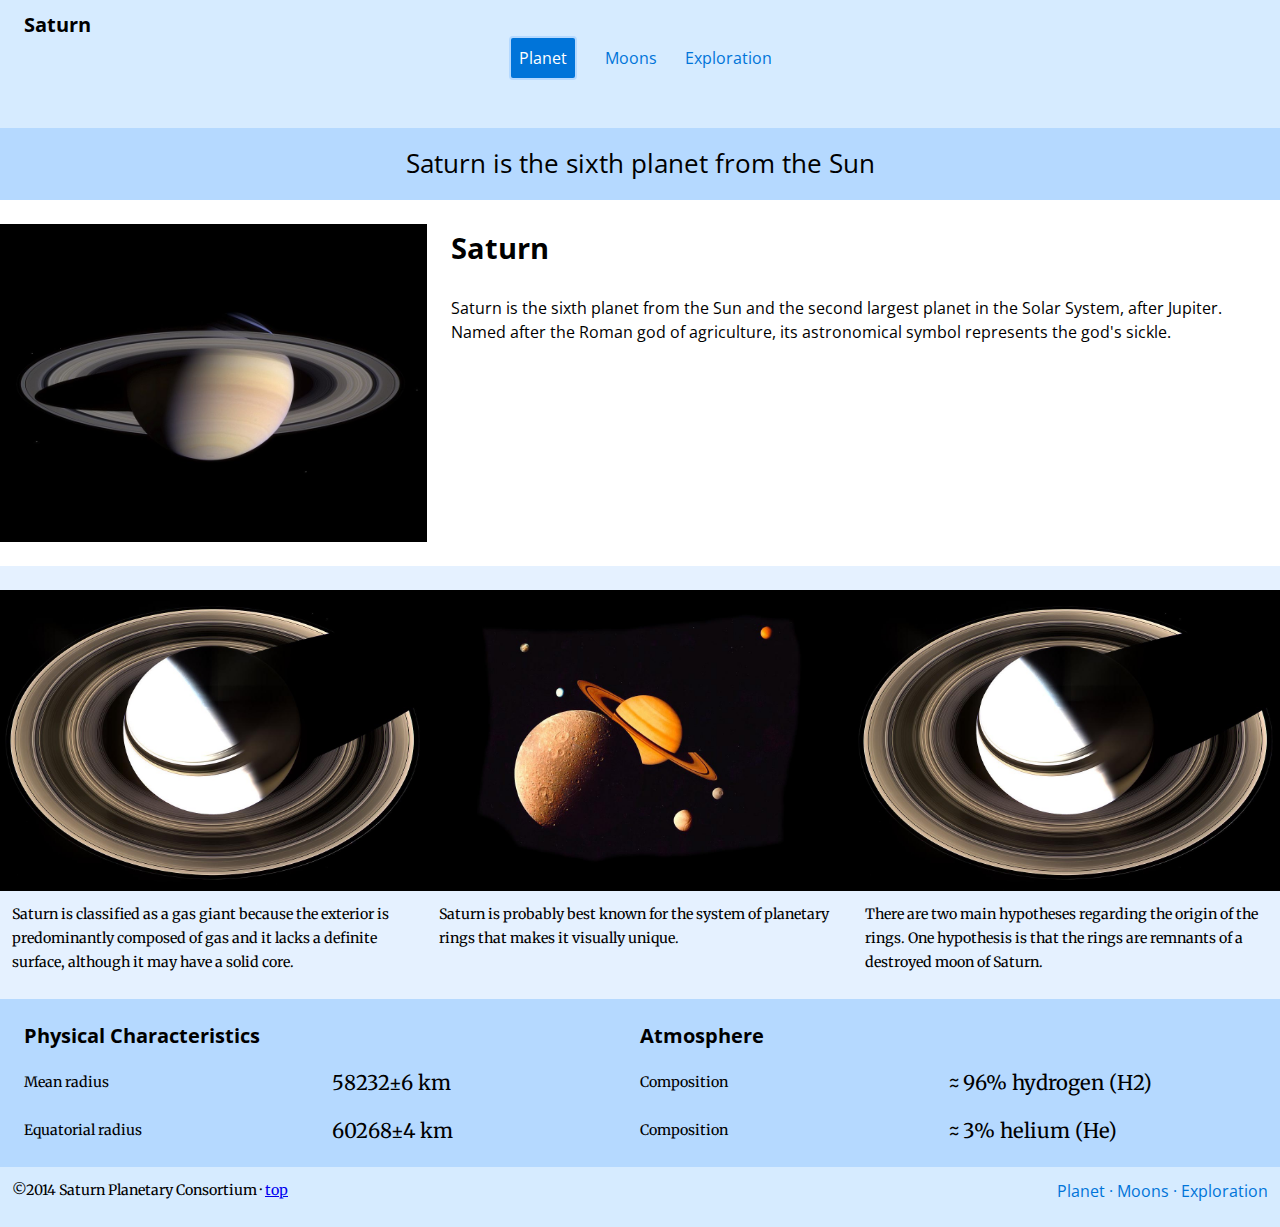
<file: index.html>
<!DOCTYPE html>
<html lang="en-ca">
<head>
  <meta charset="utf-8">
  <title>Saturn</title>
  <meta name="viewport" content="width=device-width,initial-scale=1">
  <link href="http://fonts.googleapis.com/css?family=Open+Sans:400,700|Merriweather:400,400italic,700" rel="stylesheet">
  <link href="css/main.css" rel="stylesheet">
  <link href="css/grid.css" rel="stylesheet"> 
  <link href="css/typography.css" rel="stylesheet">  
</head>
<body>

<ul class="skip-links">
    <li><a href="#main">Jump to Main</a></li>
    <li><a href="#nav">Jump to Navigation</a></li>
</ul>

<header role="banner">    
<div class="colored pad-top-half">    
<h1 class="giga gutter push-0">Saturn</h1>    
    
<nav id="nav" role="navigation">
    <ul class="nav kilo gutter push-0 brand island">
        <li class="pad-bottom gutter-half"><a href="index.html" class="current">Planet</a></li>
        <li class="pad-bottom gutter-half"><a href="moons.html">Moons</a></li>
        <li class="gutter-half"><a href="exploration.html">Exploration</a></li>
    </ul>    
</nav>
</div>
</header>

<main id="main" role="main">
    <div class="colored2">
        <p class="peta centre gutter-half pad-t-1-2 pad-b-1-2 brand">Saturn is the sixth planet from the Sun</p>
    </div>
        
<div class="grid">
    <div class="unit unit-xs-1 unit-s-1 unit-m-1-2 unit-l-1-3">
        <img class="pad-bottom" src="images/saturn1.jpg" alt="Saturn on a black background">
     </div>
     
    <div class="unit unit-xs-1 unit-s-1 unit-m-1-2 unit-l-2-3">
        <h2 class="exa gutter">Saturn</h2>
        <p class="gutter brand">Saturn is the sixth planet from the Sun and the second largest planet in the Solar System, after Jupiter. Named after the Roman god of agriculture, its astronomical symbol represents the god's sickle.
</p>
    </div>   
</div>
 
<div class="grid colored3 pad-top">    
    <div class="unit unit-xs-1 unit-s-1 unit-m-1-3 unit-l-1-3">
    <figure> 
        <img src="images/saturn4.jpg"> 
            <figcaption class="milli gutter-half pad-t-1-2">Saturn is classified as a gas giant because the exterior is predominantly composed of gas and it lacks a definite surface, although it may have a solid core. </figcaption> </figure>
</div>
        
<div class="unit unit-xs-1 unit-s-1-2 unit-m-1-3 unit-l-1-3">
    <figure> 
        <img src="images/saturn6.jpg">
            <figcaption class="milli gutter-half pad-t-1-2">Saturn is probably best known for the system of planetary rings that makes it visually unique.</figcaption></figure>
</div>    
 
    <div class="unit unit-xs-1 unit-s-1-2 unit-m-1-3 unit-l-1-3">        
        <figure>
            <img src="images/saturn4.jpg"> 
                <figcaption class="milli gutter-half pad-t-1-2"> There are two main hypotheses regarding the origin of the rings. One hypothesis is that the rings are remnants of a destroyed moon of Saturn. </figcaption> </figure>
    </div>
</div>
 
<div class="data grid colored2 pad-top gutter"> 
    <div class="unit unit-xs-1 unit-s-1 unit-m-1-2">
            <h2 class="giga">Physical Characteristics</h2>
            <dl>
                <dt class="milli">Mean radius</dt>
                <dd class="giga">58232±6 km</dd>
                <dt class="milli">Equatorial radius</dt>
                <dd class="giga">60268±4 km</dd>
            </dl>
        </div>
    
        <div class="data unit unit-xs-1 unit-s-1 unit-m-1-2">
            <h2 class="giga">Atmosphere</h2>
            <dl>
            <dt class="milli">Composition</dt>	
            <dd class="giga">≈ 96% hydrogen (H2)</dd>
            <dt class="milli">Composition</dt>	
            <dd class="giga">≈ 3% helium (He)</dd>
            </dl>
        </div>
</div> 

</main>
    
<footer>
    <div class="colored gutter-half grid">
        <div role="contentinfo" class="unit unit-xs-1 unit-s-1 unit-m-1-2 unit-l-1-2">
            <p class="nav2 milli pad-top-half push-none">©2014 Saturn Planetary Consortium · <a href="index.html">top</a></p>
         </div>
         <div class="unit unit-xs-1 unit-s-1 unit-m-1-2 unit-l-1-2 pad-top-half">
             <nav>
                <ul class="nav navfooter kilo brand">
                    <li><a href="index.html">Planet</a></li>
                    <li><a href="moons.html">Moons</a></li>
                    <li><a href="exploration.html">Exploration</a></li>
                </ul> 
             </nav>
       </div>    
       
    </div>
</footer>

</body>
</html>
</file>
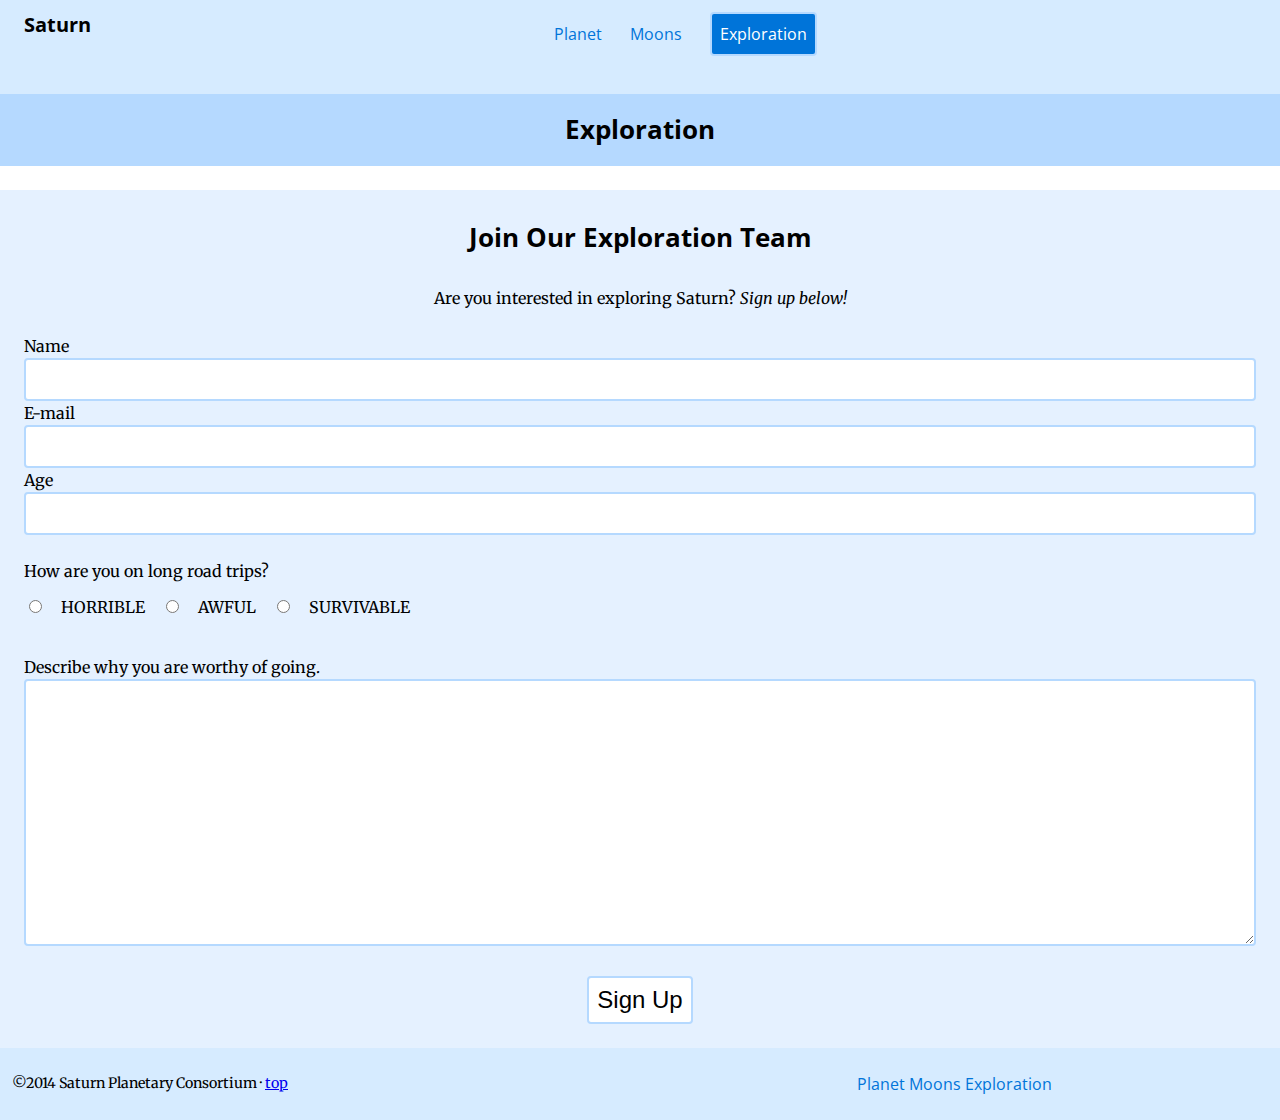
<file: exploration.html>
<!DOCTYPE html>
<html lang="en-ca">
<head>
  <meta charset="utf-8">
  <title>Exploration</title>
  <meta name="viewport" content="width=device-width,initial-scale=1">
  <link href="http://fonts.googleapis.com/css?family=Open+Sans:400,700|Merriweather:400,400italic,700" rel="stylesheet">
  <link href="css/main.css" rel="stylesheet">
  <link href="css/grid.css" rel="stylesheet"> 
  <link href="css/typography.css" rel="stylesheet">  
</head>
<body>

<ul class="skip-links">
    <li><a href="#main">Jump to Main</a></li>
    <li><a href="#nav">Jump to Navigation</a></li>
</ul>
    
<header role="banner">
<div class="colored pad-top-half">    
<h1 class="giga gutter">Saturn</h1>
<nav>   
    <ul class="nav kilo gutter brand">
        <li class="pad-bottom gutter-half"><a href="index.html">Planet</a></li>
        <li class="pad-bottom gutter-half"><a href="moons.html">Moons</a></li>
        <li class="gutter-half"><a href="exploration.html" class="current">Exploration</a></li>
    </ul>    
</nav>
</div>
</header>

<main role="main">
    <div class="colored2">
        <h2 class="peta centre pad-top-half pad-bottom-half">Exploration</h2>
    </div>

<div class="colored3">
<h2 class="centered pad-top">Join Our Exploration Team</h2>

<p class="centered gutter">Are you interested in exploring Saturn? <em>Sign up below!</em></p>

<div class="gutter">
    <label for="name">Name</label>
    <input type="text" id="name">
</div>

<div class="gutter">
    <label for="e-mail">E-mail</label>
    <input type="email" id="e-mail">
</div>
    
<div class="gutter">
    <label for="age">Age</label>
    <input id="age" type="number" min="18" max="65">
</div>        
    
    <div class="qa pad-top gutter">
    <p class="push-0">How are you on long road trips?</p>
    </div>
    <div class="gutter">
    <span class="radio">
    <input type="radio" id="HORRIBLE" name="score">
    <label for="HORRIBLE">HORRIBLE</label>
    </span>
    <span class="radio">
    <input type="radio" id="AWFUL" name="score">
    <label for="AWFUL">AWFUL</label>
    </span>
    <span class="radio">
     <input type="radio" id="SURVIVABLE" name="score">
    <label for="SURVIVABLE">SURVIVABLE</label>
    </span>
    </div>
    
    <div class="gutter pad-top">
    <label for="worth">Describe why you are worthy of going.</label>
    <textarea id="worth"></textarea>
    </div> 
    
    <div class="button island">
    <button>Sign Up</button>
    </div>
</div>
    
</main>
    
<footer>
    <div class="colored gutter-half grid">
        <div class="unit unit-xs-1 unit-s-1-2 unit-m-1-2 unit-l-1-2" role="contentinfo">
            <p class="milli pad-top push-none">©2014 Saturn Planetary Consortium · <a href="exploration.html">top</a></p>
        </div>

         <div class="unit unit-xs-1 unit-s-1-2 unit-m-1-2 unit-l-1-2 pad-top">
              <nav>
                <ul class="nav kilo brand">
                    <li><a href="index.html">Planet</a></li>
                    <li><a href="moons.html">Moons</a></li>
                    <li><a href="exploration.html">Exploration</a></li>
                </ul> 
             </nav>
        </div> 
  
    </div>
</footer>
    
</body>
</html>
</file>
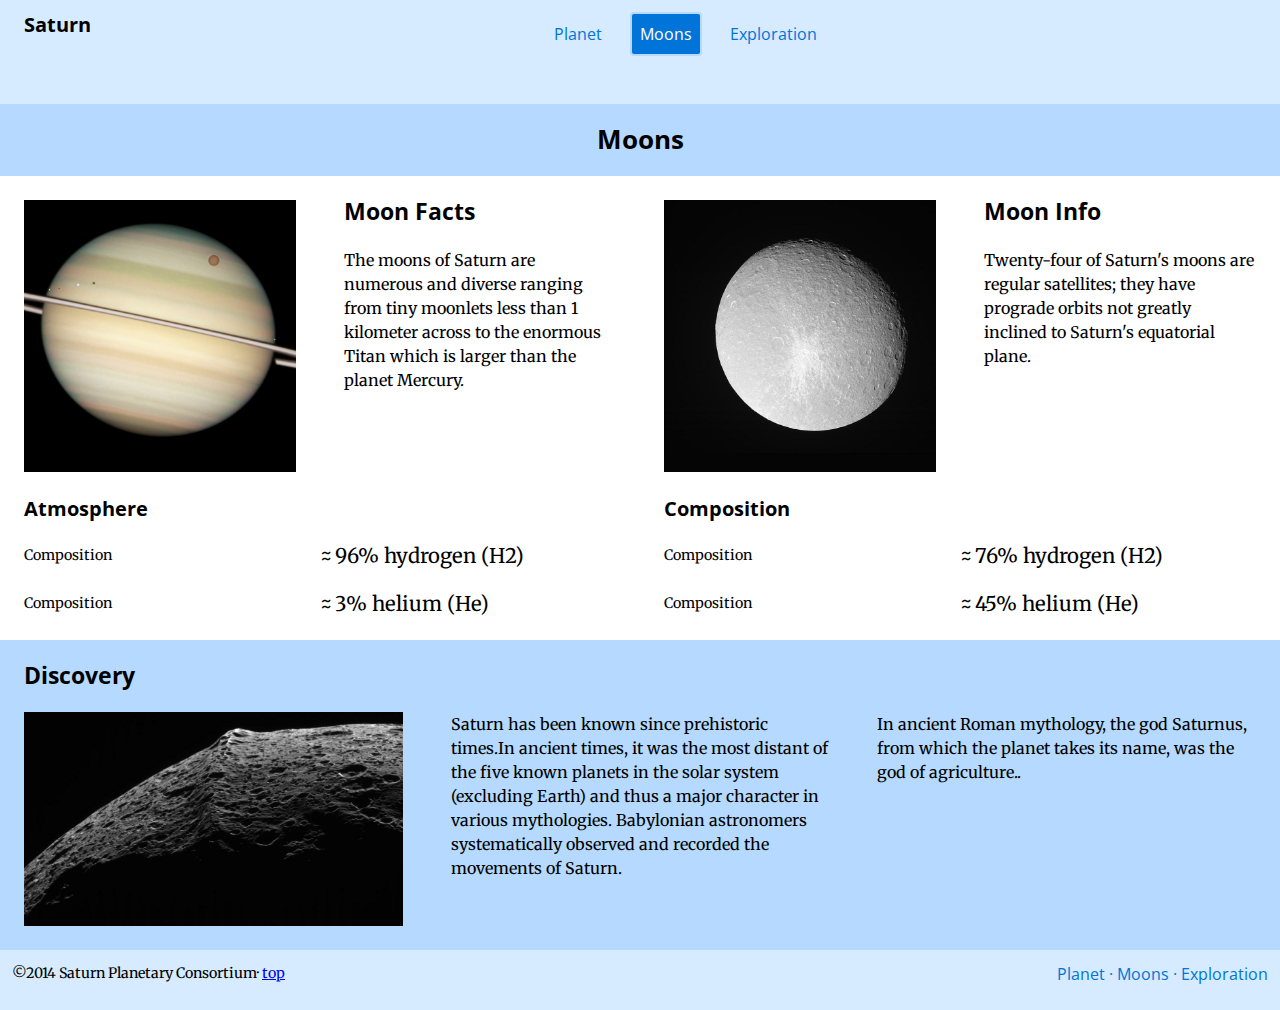
<file: moons.html>
<!DOCTYPE html>
<html lang="en-ca">
<head>
  <meta charset="utf-8">
  <title>Moons</title>
  <meta name="viewport" content="width=device-width,initial-scale=1">
  <link href="http://fonts.googleapis.com/css?family=Open+Sans:400,700|Merriweather:400,400italic,700" rel="stylesheet">
  <link href="css/main.css" rel="stylesheet">
  <link href="css/grid.css" rel="stylesheet">
  <link href="css/typography.css" rel="stylesheet">
</head>
<body>
    
<ul class="skip-links">
    <li><a href="#main">Jump to Main</a></li>
    <li><a href="#nav">Jump to Navigation</a></li>
</ul>

<header role="banner">
<div class="colored pad-top-half">    
<h1 class="giga gutter">Saturn</h1>   
    
<nav>
    <ul class="nav kilo gutter brand">
        <li class="pad-bottom gutter-half"><a href="index.html">Planet</a></li>
        <li class="pad-bottom gutter-half"><a href="moons.html" class="current">Moons</a></li>
        <li class="gutter-half"><a href="exploration.html">Exploration</a></li>
    </ul>    
</nav>
</div>
</header> 
    
<main role="main">
    
<div class="colored2">
        <h2 class="peta centre pad-top-half pad-bottom-half">Moons</h2>
    </div>
    
<div class="grid">    
    <div class="unit unit-xs-1 unit-s-1 unit-m-1-2 unit-l-1-2">
        <div class="grid">
            <div class="unit unit-xs-1 unit-s-1 unit-m-1 unit-l-1-2">
                <img src="images/moon1.jpg" class="gutter pad-bottom" alt="Saturn's first moon">
            </div>
            <div class="unit unit-xs-1 unit-s-1 unit-m-1 unit-l-1-2">
                <h2 class="tera gutter">Moon Facts</h2>
            <p class="gutter">The moons of Saturn are numerous and diverse ranging from tiny moonlets less than 1 kilometer across to the enormous Titan which is larger than the planet Mercury.</p> </div>
        </div>
        
        <h2 class="giga gutter">Atmosphere</h2>
        <dl class="data gutter">
            <dt class="milli">Composition</dt>	
            <dd  class="giga">≈ 96% hydrogen (H2)</dd>
            <dt class="milli">Composition</dt>	
            <dd class="giga">≈ 3% helium (He)</dd>
        </dl>
        
    </div>
          
    <div class="unit unit-xs-1 unit-s-1 unit-m-1-2 unit-l-1-2">
        <div class="grid">
            <div class="unit unit-xs-1 unit-s-1 unit-m-1 unit-l-1-2">
                <img src="images/moon2.jpg" class="gutter pad-bottom" alt="Saturn's second moon">
            </div>
            <div class="unit unit-xs-1 unit-s-1 unit-m-1 unit-l-1-2">
                <h2 class="tera gutter">Moon Info</h2>
            <p class="gutter">Twenty-four of Saturn's moons are regular satellites; they have prograde orbits not greatly inclined to Saturn's equatorial plane.</p>               </div>
        </div>
        
        <h2 class="giga gutter">Composition</h2>
        <dl class="data gutter">
            <dt class="milli">Composition</dt>	
            <dd  class="giga">≈ 76% hydrogen (H2)</dd>
            <dt class="milli">Composition</dt>	
            <dd class="giga">≈ 45% helium (He)</dd>
        </dl>
        
    </div>
</div>  
 
<div class="colored2">  
<h2 class="tera gutter pad-top">Discovery</h2>
    <div class="grid">
        <div class="unit gutter pad-bottom unit unit-xs-1 unit-s-1 unit-m-1 unit-l-1-3">
            <img src="images/moon3.jpg" alt="The surface of one of Saturn's moons">
        </div>
        <p class="gutter unit unit-xs-1 unit-s-1 unit-m-2-3 unit-l-1-3">Saturn has been known since prehistoric times.In ancient times, it was the most distant of the five known planets in the solar system (excluding Earth) and thus a major character in various mythologies. Babylonian astronomers systematically observed and recorded the movements of Saturn.</p>

            <p class="gutter unit unit-xs-1 unit-s-1 unit-m-1-3 unit-l-1-3">In ancient Roman mythology, the god Saturnus, from which the planet takes its name, was the god of agriculture..</p>
</div>
</div>  
    
</main>    

<footer>
    <div class="colored gutter-half grid">
        <div class="unit unit-xs-1 unit-s-1 unit-m-1-2 unit-l-1-2" role="contentinfo">
            <p class="nav2 milli pad-top-half push-none"> ©2014 Saturn Planetary Consortium· <a href="moons.html">top</a></p>
        </div>
         <div class="unit unit-xs-1 unit-s-1 unit-m-1-2 unit-l-1-2 pad-top-half">
             <nav>
                <ul class="nav navfooter kilo brand">
                    <li><a href="index.html">Planet</a></li>
                    <li><a href="moons.html">Moons</a></li>
                    <li><a href="exploration.html">Exploration</a></li>
                </ul>  
             </nav>
        </div>
        </div>
</footer>
    
</body>
</html>
</file>
<file: css/main.css>
@-moz-viewport { width: device-width; scale: 1; }
@-ms-viewport { width: device-width; scale: 1; }
@-o-viewport { width: device-width; scale: 1; }
@-webkit-viewport { width: device-width; scale: 1; }
@viewport { width: device-width; scale: 1; }

html {
  margin: 0;
  padding: 0;
  box-sizing: border-box;

  -moz-text-size-adjust: 100%;
  -ms-text-size-adjust: 100%;
  -webkit-text-size-adjust: 100%;
  text-size-adjust: 100%;
}

@media only screen and (min-width:60em) {
    html {
        font-size: 110%;
    }
}

@media only screen and (min-width:90em) {
    html {
        font-size: 120%
    }
}

@media only screen and (min-width:120em) {
    html {
        font-size: 130%
    }
}

*, *:before, *:after {
  box-sizing: inherit;
}

body {
  margin: 0;
  padding: 0;
}

.centered {
    text-align: center;
}

a:focus {
    outline:3px solid #000; 
}

.skip-links {
    margin:0;
    padding:0;
    list-style-type:none; 
}

.skip-links a {
    position: absolute;
    top: -3em;
    padding: .5em .75em;
    background-color: #000;
    color: #FFF;
    font-weight: bold;
    font-size: 1.25em;
    text-decoration: none;
}

.skip-links a:focus {
    top:0;
}

img {
  display: block;
  width: 100%;
}

h1 {
    text-align: center;
    margin: 0;
}

.colored {
    background-color: #D6EBFF;
    padding-top:0;
    overflow: hidden;
}

.colored2 {
    background-color: #B5D9FF;
}

.colored3 {
    background-color: #E5F1FF;
}

.nav {
    padding: 0;
    list-style-type: none;
}

.nav a, 
.nav a:link,
.nav a:visited {
    display: block;
    text-align: left;
    color: #0074D9;
    text-decoration: none;
}

.nav a:hover,
.nav a:focus,
.nav a:active, 
.nav .current,
.nav .current:link,
.nav .current:visited {
    background-color: #0074D9;
    color: white;
    padding: .5rem;
    border: 2px solid #B5D9FF;
    border-radius:4px;
    
}

label {
    display: block;  
}

input + label {
    display: inline-block;
    padding: .75rem;
}

input[type="email"] {
    width: 100%;
    padding: .75rem;
    background-color: white;
    border: 2px solid #B5D9FF;
    border-radius:4px;
}

input[type="number"] {
    width: 100%;
    padding: .75rem;
    background-color: white;
    border: 2px solid #B5D9FF;
    border-radius:4px;
}

input[type="text"] {
    width: 100%;
    padding: .75rem;
     background-color: white;
    border: 2px solid #B5D9FF;
    border-radius:4px;
}

textarea {
    background-color: white;
    border: 2px solid #B5D9FF;
    border-radius:4px;
}

button {
    font-size: 1.5rem;
    padding: .5rem;
    background-color: white;
    border: 2px solid #B5D9FF;
    border-radius:4px;
}

.button {
    text-align: center;
}

@media only screen and (min-width: 25em) {  
    .nav {
        text-align: center;
        }
    
    .nav2 {
        text-align: center;
    }
    .nav li {
        display: inline-block;
        }
    
    .navfooter {
        color: #0074D9;
    }
    
    .navfooter a,
    .navfooter a:link,
    .navfooter a:visited {
        display: inline-block;
    }
    
    
    .navfooter li::after {
        content:" · "
        
    }
    
    .navfooter a {
        display: inline;
    }
    
    .navfooter :last-child::after {
        content: none;
    }
}

@media only screen and (min-width: 38em) {
    .navfooter {
        float: right;
        text-align: right;
        }
    
    .nav2 {
        text-align: left;
    }
    
    h1 {
        float: left;
        }
}

textarea {
    width: 100%;
    height: 20em;
}

.radio {
    white-space: nowrap;
}

@media only screen and (min-width: 60em) {
    
    .nav2 {
        float: left;
        text-align: left;
    }
    
    .data dt {
        float: left;
        width: 50% 
        
    }
    
    .data dd {
        float: left;
        width: 50%;
    }
}
</file>
<file: css/grid.css>
.grid {
  margin: 0;
  padding: 0;
  letter-spacing: -0.31em;
  text-rendering: optimizespeed;
  display: -webkit-flex;
  -webkit-flex-flow: row wrap;
  display: -ms-flexbox;
  -ms-flex-flow: row wrap;
}

.grid-bottom {
  -webkit-align-items: flex-end;
  -ms-align-items: flex-end;
}

.grid-middle {
  -webkit-align-items: center;
  -ms-align-items: center;
}

.opera-only :-o-prefocus, .grid {
  word-spacing: -0.43em;
}

.unit {
  letter-spacing: normal;
  text-rendering: auto;
  vertical-align: top;
  word-spacing: normal;
  display: inline-block;
  visibility: visible;
}

.grid-bottom .unit {
  vertical-align: bottom;
}

.grid-middle .unit {
  vertical-align: middle;
}

.unit-xs-hidden {
  display: none;
  visibility: hidden;
}

.unit-xs-1 {
  display: block;
  visibility: visible;
  width: 100%;
}

.unit-offset-xs-0 {
  margin-left: 0;
}

.unit-xs-1-2 {
  width: 50.0000%;
}

.unit-offset-xs-1-2 {
  margin-left: 50.0000%;
}

.unit-xs-1-3 {
  width: 33.3333%;
}

.unit-offset-xs-1-3 {
  margin-left: 33.3333%;
}

.unit-xs-2-3 {
  width: 66.6667%;
}

.unit-offset-xs-2-3 {
  margin-left: 66.6667%;
}

.unit-xs-1-2,.unit-xs-1-3,.unit-xs-2-3 {
  display: inline-block;
  visibility: visible;
}

@media only screen and (min-width: 25em) {

.unit-s-hidden {
  display: none;
  visibility: hidden;
}

.unit-s-1 {
  display: block;
  visibility: visible;
  width: 100%;
}

.unit-offset-s-0 {
  margin-left: 0;
}

.unit-s-1-2 {
  width: 50.0000%;
}

.unit-offset-s-1-2 {
  margin-left: 50.0000%;
}

.unit-s-1-3 {
  width: 33.3333%;
}

.unit-offset-s-1-3 {
  margin-left: 33.3333%;
}

.unit-s-2-3 {
  width: 66.6667%;
}

.unit-offset-s-2-3 {
  margin-left: 66.6667%;
}

.unit-s-1-2,.unit-s-1-3,.unit-s-2-3 {
  display: inline-block;
  visibility: visible;
}

}

@media only screen and (min-width: 38em) {

.unit-m-hidden {
  display: none;
  visibility: hidden;
}

.unit-m-1 {
  display: block;
  visibility: visible;
  width: 100%;
}

.unit-offset-m-0 {
  margin-left: 0;
}

.unit-m-1-2 {
  width: 50.0000%;
}

.unit-offset-m-1-2 {
  margin-left: 50.0000%;
}

.unit-m-1-3 {
  width: 33.3333%;
}

.unit-offset-m-1-3 {
  margin-left: 33.3333%;
}

.unit-m-2-3 {
  width: 66.6667%;
}

.unit-offset-m-2-3 {
  margin-left: 66.6667%;
}

.unit-m-1-2,.unit-m-1-3,.unit-m-2-3 {
  display: inline-block;
  visibility: visible;
}

}

@media only screen and (min-width: 60em) {

.unit-l-hidden {
  display: none;
  visibility: hidden;
}

.unit-l-1 {
  display: block;
  visibility: visible;
  width: 100%;
}

.unit-offset-l-0 {
  margin-left: 0;
}

.unit-l-1-2 {
  width: 50.0000%;
}

.unit-offset-l-1-2 {
  margin-left: 50.0000%;
}

.unit-l-1-3 {
  width: 33.3333%;
}

.unit-offset-l-1-3 {
  margin-left: 33.3333%;
}

.unit-l-2-3 {
  width: 66.6667%;
}

.unit-offset-l-2-3 {
  margin-left: 66.6667%;
}

.unit-l-1-2,.unit-l-1-3,.unit-l-2-3 {
  display: inline-block;
  visibility: visible;
}

}
</file>
<file: css/typography.css>
html {
  font: normal 100%/1.5 "Merriweather", serif;
}

h1, h2, h3, h4, h5, h6,
p, ul, ol, dl, dd, figure,
blockquote, details, hr,
fieldset, pre, table {
  margin: 0 0 1.5rem;
}

.centre {
text-align: center;
}

.yotta {
  font-size: 2.2807rem;
  line-height: 1.3154;
}

.zetta {
  font-size: 2.0273rem;
  line-height: 1.4798;
}

h1, .exa {
  font-size: 1.8020rem;
  line-height: 1.6648;
}

h2, .peta {
  font-size: 1.6018rem;
  line-height: 1.8729;
}

h3, .tera {
  font-size: 1.4238rem;
  line-height: 1.0535;
}

h4, .giga {
  font-size: 1.2656rem;
  line-height: 1.1852;
}

h5, .mega {
  font-size: 1.1250rem;
  line-height: 1.3333;
}

h6, .kilo {
  font-size: 1.0000rem;
  line-height: 1.5000;
}

small, .milli {
  font-size: 0.8889rem;
  line-height: 1.6875;
}

.micro {
  font-size: 0.7901rem;
  line-height: 1.8984;
}

sub,
sup {
  font-size: 75%;
  line-height: 1px;
  position: relative;
  vertical-align: baseline;
}

sup {
  top: -0.5em;
}

sub {
  bottom: -0.25em;
}

.push {
  margin-bottom: 1.5rem;
}

.push-none, .push-0 {
  margin-bottom: 0;
}

.push-double, .push-2 {
  margin-bottom: 3.0000rem;
}

.push-half, .push-1-2 {
  margin-bottom: 0.7500rem;
}

.pad-top, .pad-t {
  padding-top: 1.5rem;
}

.pad-bottom, .pad-b {
  padding-bottom: 1.5rem;
}

.pad-top-double, .pad-t-2 {
  padding-top: 3.0000rem;
}

.pad-bottom-double, .pad-b-2 {
  padding-bottom: 3.0000rem;
}

.pad-top-half, .pad-t-1-2 {
  padding-top: 0.7500rem;
}

.pad-bottom-half, .pad-b-1-2 {
  padding-bottom: 0.7500rem;
}

.island {
  padding: 1.5rem;
}

.island-half, .island-1-2 {
  padding: 0.7500rem;
}

.island-double, .island-2 {
  padding: 3.0000rem;
}

.gutter {
  padding-left: 1.5rem;
  padding-right: 1.5rem;
}

.gutter-half, .gutter-1-2 {
  padding-left: 0.7500rem;
  padding-right: 0.7500rem;
}

.gutter-double, .gutter-2 {
  padding-left: 3.0000rem;
  padding-right: 3.0000rem;
}

h1, h2, h3, h4, h5, h6,
.brand {
  font-family:'Open Sans', sans-serif;
}
</file>
